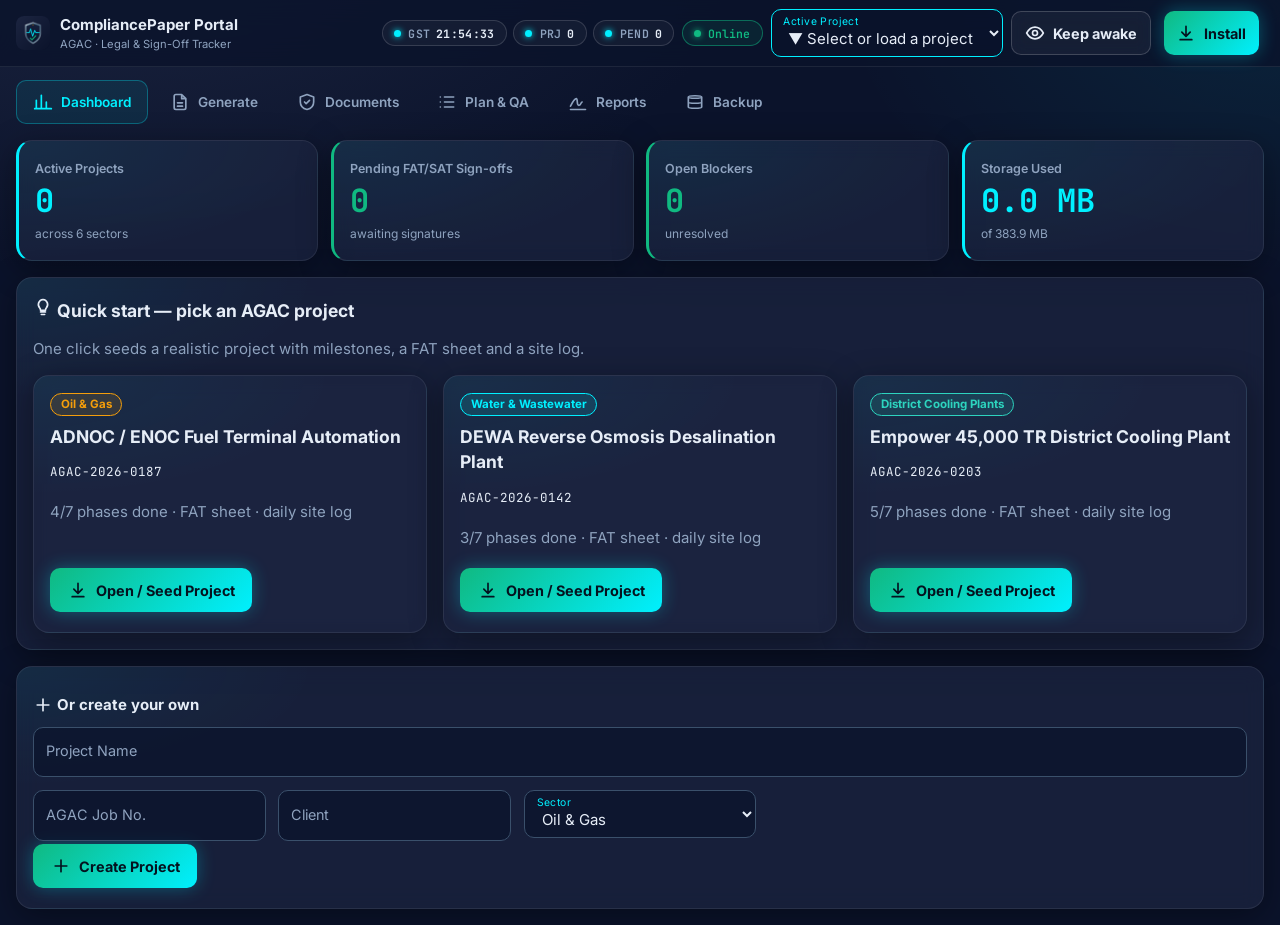
<file: index.html>
<!doctype html><html lang="en"><head><meta charset="utf-8"><meta name="viewport" content="width=device-width,initial-scale=1,viewport-fit=cover"><title>CompliancePaper Portal</title><meta name="theme-color" content="#0B132B"><meta name="mobile-web-app-capable" content="yes"><meta name="apple-mobile-web-app-capable" content="yes"><meta name="apple-mobile-web-app-status-bar-style" content="black-translucent"><link rel="manifest" href="manifest.webmanifest"><link rel="icon" href="favicon.ico"><link rel="apple-touch-icon" href="apple-touch-icon.png"><link rel="preconnect" href="https://fonts.googleapis.com"><link href="https://fonts.googleapis.com/css2?family=Inter:wght@400;600;700&family=JetBrains+Mono:wght@500;700&display=swap" rel="stylesheet"><link rel="stylesheet" href="css/styles.css"></head><body>
<header><div class="brand"><img src="icons/icon-72.png" alt="" width="34" height="34"><div><b>CompliancePaper Portal</b><small>AGAC · Legal &amp; Sign-Off Tracker</small></div></div><div class="hc"><div class="tel"><span class="cap"><i class="led"></i>GST <b id="t-gst">--:--:--</b></span><span class="cap"><i class="led"></i>PRJ <b id="t-prj">0</b></span><span class="cap"><i class="led"></i>PEND <b id="t-pend">0</b></span></div><span id="net" class="net on"><i class="led"></i>Online</span><div class="f up sel"><select id="ps" title="Active project"></select></div><button id="wl" class="btn s sm" title="Keep screen on"></button><button id="install" class="btn sm" hidden></button></div></header>
<nav id="nav"></nav><main id="view"></main><div id="printarea"></div><div id="toast" hidden></div>
<script src="js/db.js"></script><script src="js/templates.js"></script><script src="js/signature.js"></script><script src="js/app.js"></script></body></html>
</file>
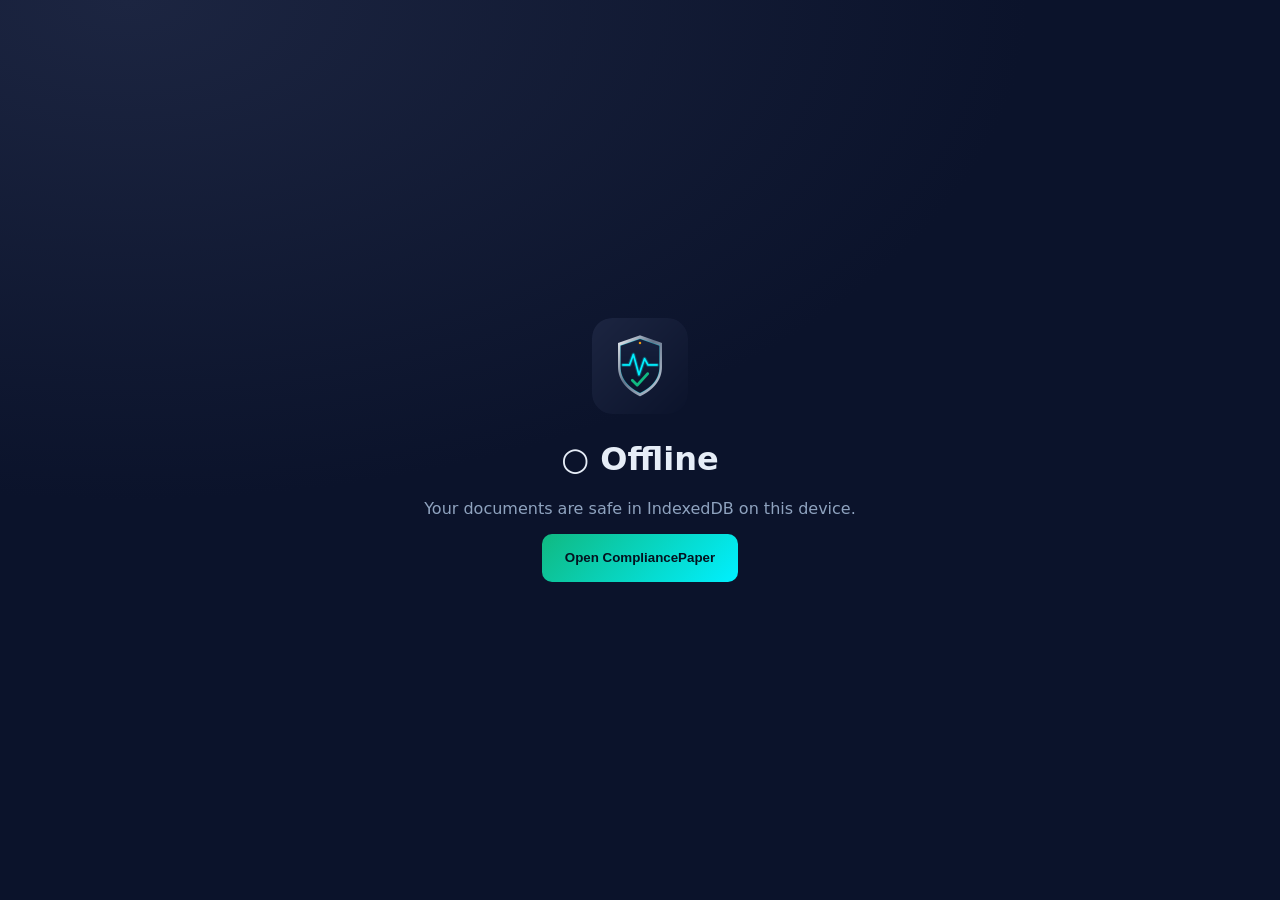
<file: offline.html>
<!doctype html><html lang="en"><meta charset="utf-8"><meta name="viewport" content="width=device-width,initial-scale=1,viewport-fit=cover"><title>Offline</title><meta name="theme-color" content="#0B132B"><body style="margin:0;min-height:100vh;display:grid;place-items:center;text-align:center;font-family:Inter,system-ui,sans-serif;color:#E6EDF7;background:radial-gradient(900px 500px at 10% 0,#1C2541,#0B132B);padding:env(safe-area-inset-top) env(safe-area-inset-right) env(safe-area-inset-bottom) env(safe-area-inset-left)"><div><img src="icons/icon-192.png" width="96" height="96" alt="" style="border-radius:20px"><h1>○ Offline</h1><p style="color:#8FA3BF">Your documents are safe in IndexedDB on this device.</p><button onclick="location.href='./index.html'" style="min-height:48px;padding:0 1.4rem;border:0;border-radius:10px;font-weight:700;background:linear-gradient(135deg,#10B981,#00F0FF);color:#04121f">Open CompliancePaper</button></div></body></html>
</file>
<file: css/styles.css>
:root{--bg:#0B132B;--bg2:#1C2541;--line:#3A506B;--cy:#00F0FF;--em:#10B981;--am:#F59E0B;--rd:#EF4444;--tx:#E6EDF7;--mu:#8FA3BF;--mono:'JetBrains Mono','Fira Code',ui-monospace,monospace;--sat:env(safe-area-inset-top,0px);--sab:env(safe-area-inset-bottom,0px);--sal:env(safe-area-inset-left,0px);--sar:env(safe-area-inset-right,0px)}
*{box-sizing:border-box}body{margin:0;min-height:100vh;font:15px/1.45 Inter,system-ui,sans-serif;color:var(--tx);background:radial-gradient(1100px 600px at 8% -10%,#1C2541,transparent 60%),radial-gradient(800px 500px at 100% 0,rgba(0,240,255,.08),transparent 55%),var(--bg);background-attachment:fixed;padding:0 var(--sar) 0 var(--sal)}
header{position:sticky;top:0;z-index:20;display:flex;justify-content:space-between;align-items:center;gap:.6rem;flex-wrap:wrap;padding:calc(.5rem + var(--sat)) 1rem .5rem max(1rem,env(titlebar-area-x,0px));min-height:env(titlebar-area-height,3.4rem);background:rgba(11,19,43,.8);backdrop-filter:blur(14px);border-bottom:1px solid rgba(255,255,255,.08)}
.brand{display:flex;gap:.6rem;align-items:center;app-region:drag}.brand small{display:block;color:var(--mu);font-size:.7rem}.brand img{border-radius:8px}.hc{display:flex;gap:.5rem;align-items:center;flex-wrap:wrap;app-region:no-drag}
.net{font:600 .72rem var(--mono);padding:.3rem .7rem;border-radius:99px;border:1px solid}.net.on{color:var(--em);border-color:rgba(16,185,129,.5);background:rgba(16,185,129,.1)}.net.off{color:var(--am);border-color:rgba(245,158,11,.5);background:rgba(245,158,11,.1)}
nav{display:flex;gap:.3rem;max-width:1100px;margin:.8rem auto 0;padding:0 1rem}nav button{display:flex;align-items:center;gap:.5rem;min-height:44px;min-width:44px;padding:0 1rem;border:1px solid transparent;border-radius:10px;background:none;color:var(--mu);font:600 .85rem Inter,sans-serif;cursor:pointer;transition:.15s}nav button:hover{color:var(--tx)}nav .on{color:var(--cy);background:rgba(0,240,255,.08);border-color:rgba(0,240,255,.3)}
main{max-width:1100px;margin:auto;padding:1rem}.ic{width:20px;height:20px;flex:none}h3{margin:.2rem 0 .6rem}
.card{background:radial-gradient(500px 200px at 0 0,rgba(0,240,255,.06),transparent 60%),rgba(28,37,65,.72);border:1px solid rgba(255,255,255,.08);border-radius:16px;padding:1rem;margin-bottom:1rem;box-shadow:0 8px 32px rgba(0,0,0,.37);backdrop-filter:blur(10px)}summary{cursor:pointer;font-weight:700;min-height:44px;display:flex;align-items:center}
.kpis{display:grid;grid-template-columns:repeat(auto-fit,minmax(190px,1fr));gap:.8rem;margin-bottom:1rem}.kpi{border-left:3px solid var(--k);margin:0}.kpi small{color:var(--mu);font-weight:600}.kpi b{display:block;font:700 2rem var(--mono);color:var(--k)}.kpi span{color:var(--mu);font-size:.75rem}
.grid{display:grid;grid-template-columns:repeat(auto-fit,minmax(230px,1fr));gap:.8rem}.mono{font-family:var(--mono)}
.btn{display:inline-flex;align-items:center;justify-content:center;gap:.5rem;min-height:44px;min-width:44px;padding:0 1.1rem;margin:.2rem .3rem .2rem 0;border:0;border-radius:10px;font:700 .9rem Inter,sans-serif;color:#04121f;background:linear-gradient(135deg,var(--em),var(--cy));box-shadow:0 0 18px rgba(0,240,255,.3);cursor:pointer;transition:.15s}.btn:hover{transform:translateY(-2px);box-shadow:0 6px 24px rgba(0,240,255,.45)}.btn:active{transform:translateY(1px) scale(.98);box-shadow:none}
.btn.s{background:rgba(255,255,255,.05);color:var(--tx);border:1px solid rgba(255,255,255,.18);box-shadow:none;backdrop-filter:blur(8px)}.btn.s:hover{border-color:var(--cy);box-shadow:0 0 14px rgba(0,240,255,.2)}.btn.d{background:none;color:#F87171;border:1px solid rgba(239,68,68,.5);box-shadow:none}.btn.d:hover{background:var(--rd);color:#fff}.btn.sm{padding:0 .8rem}.btn.on{border-color:var(--em);color:var(--em)}
.f{position:relative}.f input,.f select,.f textarea{width:100%;min-height:48px;padding:1.3rem .8rem .4rem;background:rgba(11,19,43,.7);border:1px solid var(--line);border-radius:10px;color:var(--tx);font:inherit;outline:0;transition:.15s}.f textarea{min-height:90px}.f select{padding-top:1.1rem}
.f label{position:absolute;left:.8rem;top:.9rem;color:var(--mu);font-size:.9rem;pointer-events:none;transition:.15s}.f input:focus+label,.f input:not(:placeholder-shown)+label,.f textarea:focus+label,.f textarea:not(:placeholder-shown)+label,.f.up label{top:.3rem;font-size:.65rem;color:var(--cy);letter-spacing:.04em}
.f input:focus,.f select:focus,.f textarea:focus{border-color:var(--cy);box-shadow:0 0 0 3px rgba(0,240,255,.2),0 0 16px rgba(0,240,255,.25)}.f input:not(:placeholder-shown):invalid,.was-validated input:invalid{border-color:var(--rd);box-shadow:0 0 0 3px rgba(239,68,68,.2)}.f input:not(:placeholder-shown):valid{border-color:rgba(16,185,129,.6)}.f input[type=date],.f input[name=jobNo]{font-family:var(--mono)}.f.sel{min-width:180px}
.sigbox{position:relative;height:130px;border:1px solid var(--line);border-radius:10px;background:#f8fafc;background-image:linear-gradient(#0a254033 1px,transparent 1px),linear-gradient(90deg,#0a254033 1px,transparent 1px);background-size:100% 50%,50% 100%;background-position:center}.sigbox canvas{position:absolute;inset:0;width:100%;height:100%;cursor:crosshair;touch-action:none}.sigbox span{position:absolute;left:10px;bottom:6px;font:.65rem var(--mono);color:#64748b;pointer-events:none}.sl{font-weight:700;font-size:.8rem;color:var(--mu)}
.tag{display:inline-block;padding:.12rem .6rem;border-radius:99px;font-size:.72rem;font-weight:700;color:var(--c);border:1px solid var(--c);background:color-mix(in srgb,var(--c) 12%,transparent)}.pill{background:rgba(16,185,129,.15);color:var(--em);border:1px solid rgba(16,185,129,.4);border-radius:99px;padding:.1rem .6rem;font:700 .7rem var(--mono)}.pill.w{color:var(--am);background:rgba(245,158,11,.12);border-color:rgba(245,158,11,.4)}
.row{display:flex;justify-content:space-between;align-items:center;gap:.6rem;flex-wrap:wrap;padding:.7rem 0;border-bottom:1px solid rgba(255,255,255,.07)}.row small{color:var(--mu)}.row small.mono{font-size:.72rem}.prog{height:6px;border-radius:3px;background:var(--bg);margin:.4rem 0;overflow:hidden;min-width:180px}.prog i{display:block;height:100%;background:linear-gradient(90deg,var(--em),var(--cy))}
.bar{height:12px;background:var(--bg);border-radius:6px;overflow:hidden}.bar i{display:block;height:100%;background:linear-gradient(90deg,var(--em),var(--cy))}
.skel{height:74px;border-radius:12px;margin:.6rem 0;background:linear-gradient(90deg,rgba(255,255,255,.04) 25%,rgba(255,255,255,.1) 50%,rgba(255,255,255,.04) 75%);background-size:200% 100%;animation:sh 1.4s infinite}@keyframes sh{to{background-position:-200% 0}}
.steps{display:grid;grid-template-columns:repeat(auto-fit,minmax(200px,1fr));gap:.8rem;margin:.8rem 0}.steps div{padding:.8rem;border:1px dashed var(--line);border-radius:12px}.steps b{color:var(--cy);font-family:var(--mono)}
.modal{position:fixed;inset:0;z-index:50;display:grid;place-items:end center;background:rgba(0,0,0,.6);padding:1rem calc(1rem + var(--sar)) calc(1rem + var(--sab)) calc(1rem + var(--sal))}.sheet{max-width:420px;width:100%;background:var(--bg2);border:1px solid var(--cy);border-radius:18px;padding:1.2rem;box-shadow:0 8px 32px #000a}
#toast{position:fixed;bottom:calc(1rem + var(--sab));left:50%;transform:translateX(-50%);z-index:40;background:var(--bg2);border:1px solid var(--cy);padding:.7rem 1rem;border-radius:12px;box-shadow:0 8px 32px #000a;max-width:92vw}
#printarea{display:none}.doc{background:#fff;color:#000;padding:2rem;font:13px Georgia,serif}.doc h1{font-size:18px;border-bottom:2px solid #0A2540}.doc h3{font-size:14px;margin:12px 0 2px}.doc p{margin:3px 0;text-align:justify}.doc img{height:60px}.doc .fine{font-size:10px;color:#555;margin-top:14px}.sigs{display:grid;grid-template-columns:1fr 1fr;gap:1rem;margin-top:1rem}
@media(max-width:767px){nav{position:fixed;left:0;right:0;bottom:0;z-index:30;margin:0;gap:0;display:grid;grid-template-columns:repeat(6,1fr);padding:.3rem calc(.3rem + var(--sar)) calc(.3rem + var(--sab)) calc(.3rem + var(--sal));background:rgba(11,19,43,.92);backdrop-filter:blur(16px);border-top:1px solid rgba(255,255,255,.1)}nav button{flex-direction:column;gap:2px;font-size:.6rem;padding:.3rem 0;min-width:0}main{padding-bottom:calc(6rem + var(--sab))}#toast{bottom:calc(5.6rem + var(--sab))}.hc{width:100%}.hc .f.sel{flex:1}}
@media print{body>*:not(#printarea){display:none!important}#printarea{display:block}body{background:#fff}}
.tel{font:600 .72rem var(--mono);color:var(--mu);letter-spacing:.03em}@media(max-width:600px){.tel{display:none}}
@media(max-width:767px){nav button{position:relative}nav .on::before{content:'';position:absolute;top:-4px;left:25%;right:25%;height:3px;border-radius:3px;background:var(--cy);box-shadow:0 0 10px var(--cy)}}
main{max-width:1400px;margin:0 auto;min-height:calc(100vh - 120px)}nav{max-width:1400px}.mu{color:var(--mu)}.dim{opacity:.6}
.grid3{display:grid;grid-template-columns:repeat(auto-fit,minmax(280px,1fr));gap:1rem}.grid2{display:grid;grid-template-columns:repeat(auto-fit,minmax(340px,1fr));gap:1rem}.grid3 .card,.grid2 .card{margin:0}.grid2{margin-bottom:1rem}
.sc,.tpl{display:flex;flex-direction:column;gap:.3rem;transition:.15s}.sc:hover,.tpl:hover{transform:translateY(-2px);border-color:rgba(0,240,255,.4)}.sc .btn{align-self:flex-start;margin-top:auto}.tpl h3{font-size:1rem}.tpl p{font-size:.8rem;line-height:1.4}
.banner{display:flex;align-items:center;gap:.8rem;flex-wrap:wrap;border-color:rgba(0,240,255,.35)}.banner span{flex:1;min-width:200px}
.tw{overflow-x:auto}.tb{width:100%;border-collapse:collapse}.tb th{text-align:left;color:var(--mu);font-size:.7rem;text-transform:uppercase;letter-spacing:.06em;padding:.5rem}.tb td{padding:.6rem .5rem;border-top:1px solid rgba(255,255,255,.07)}.tb tr.cur{background:rgba(0,240,255,.05)}.tb td.act{white-space:nowrap;text-align:right}
.empty{display:grid;place-items:center;text-align:center;gap:.3rem;min-height:38vh}.empty .ic{width:44px;height:44px;color:var(--cy)}
.tl{display:grid;grid-template-columns:repeat(auto-fit,minmax(150px,1fr));gap:.6rem}.st{padding:.8rem;border:1px dashed var(--line);border-radius:12px;opacity:.75}.st b{display:inline-grid;place-items:center;width:28px;height:28px;border-radius:50%;border:1px solid var(--line);font:700 .8rem var(--mono);margin-right:.4rem;color:var(--mu)}
.f.glow select{border-color:var(--cy);animation:gl 1.8s infinite}@keyframes gl{0%,100%{box-shadow:0 0 0 2px rgba(0,240,255,.4),0 0 18px rgba(0,240,255,.55)}50%{box-shadow:0 0 0 2px rgba(0,240,255,.1),0 0 6px rgba(0,240,255,.15)}}
.btn:disabled{opacity:.4;pointer-events:none}.tw+*{margin-top:0}
.tel{display:flex;gap:.4rem}.cap{display:inline-flex;align-items:center;font:600 .72rem var(--mono);padding:.3rem .7rem;border-radius:99px;border:1px solid rgba(255,255,255,.14);background:rgba(255,255,255,.04);color:var(--mu)}.cap b{color:var(--tx);margin-left:.35rem}.cap .led{color:var(--cy)}.cap.w{border-color:rgba(245,158,11,.5);background:rgba(245,158,11,.1)}.cap.w .led,.cap.w b{color:var(--am)}
.led{display:inline-block;width:7px;height:7px;border-radius:50%;background:currentColor;box-shadow:0 0 6px currentColor;margin-right:.45rem}.net{display:inline-flex;align-items:center}
.f.wide{grid-column:1/-1}
.sigbox{--m:#6B84A6;background-color:#DCE5F0;background-image:linear-gradient(var(--m),var(--m)),linear-gradient(var(--m),var(--m)),linear-gradient(var(--m),var(--m)),linear-gradient(var(--m),var(--m)),linear-gradient(var(--m),var(--m)),linear-gradient(var(--m),var(--m)),linear-gradient(var(--m),var(--m)),linear-gradient(var(--m),var(--m)),linear-gradient(rgba(10,37,64,.07) 1px,transparent 1px),linear-gradient(90deg,rgba(10,37,64,.07) 1px,transparent 1px);background-position:left 8px top 8px,left 8px top 8px,right 8px top 8px,right 8px top 8px,left 8px bottom 8px,left 8px bottom 8px,right 8px bottom 8px,right 8px bottom 8px,0 0,0 0;background-size:16px 1px,1px 16px,16px 1px,1px 16px,16px 1px,1px 16px,16px 1px,1px 16px,20px 20px,20px 20px;background-repeat:no-repeat,no-repeat,no-repeat,no-repeat,no-repeat,no-repeat,no-repeat,no-repeat,repeat,repeat;border-color:#4A6382}.sigbox span{color:#4A6382}
.cols2{display:grid;grid-template-columns:minmax(0,1fr) minmax(0,1fr);gap:1rem;align-items:start}@media(max-width:900px){.cols2{grid-template-columns:1fr}}.cols2 .card{margin:0}
.ms{display:flex;align-items:center;gap:.8rem;min-height:44px;padding:.25rem 0;cursor:pointer;position:relative}.ms input{position:absolute;opacity:0;width:100%;height:100%;left:0;cursor:pointer}.dot{flex:none;display:grid;place-items:center;width:28px;height:28px;border-radius:50%;border:2px solid var(--line);background:var(--bg);font:700 .75rem var(--mono);color:var(--mu);position:relative;z-index:1}.dot .ic{width:15px;height:15px}.ms.done .dot{background:var(--em);border-color:var(--em);color:#04121f}.ms:focus-within .dot{box-shadow:0 0 0 3px rgba(0,240,255,.35)}
.tlv{position:relative;margin-top:.6rem}.tlv::before{content:'';position:absolute;left:13px;top:26px;bottom:26px;width:2px;background:linear-gradient(var(--em) var(--p),var(--line) var(--p))}.tlv .ms{padding:.65rem 0}.qh{display:flex;justify-content:space-between;align-items:center;margin:1rem 0 .2rem}
main{display:flex;flex-direction:column;gap:1rem}main>.card,main>.grid2,main>.kpis,main>details{margin:0}main>.card:last-child:not(.kpi):not(.banner),main>.grid2:last-child{flex:1 1 auto}main>.kpis{flex:none}.card:has(>.empty){display:flex;flex-direction:column}.card>.empty{flex:1}
.doc{font:10.5pt/1.45 Inter,Arial,sans-serif;color:#1e293b;background:#fff;padding:0;-webkit-print-color-adjust:exact;print-color-adjust:exact}
.doc table.pt{width:100%;border-collapse:collapse}.doc table.pt>thead td,.doc table.pt>tbody>tr>td{border:0;padding:0}.ph{display:flex;justify-content:space-between;align-items:flex-start;gap:12px;border-bottom:2px solid #0B132B;padding-bottom:8px;margin-bottom:10px}.pl{display:flex;gap:10px;align-items:center;font-size:11pt;color:#0B132B}
.meta{width:auto!important;border-collapse:collapse;font-size:8.5pt}.meta th,.meta td{border:1px solid #94a3b8!important;padding:2px 8px!important;text-align:left}.meta th{background:#e2e8f0;font-weight:600}
.doc h1{font-size:15pt;color:#0B132B;border:0;margin:6px 0 2px}.doc .sub{color:#475569;font-size:9.5pt;margin:0 0 8px}.doc p{margin:0 0 6px;text-align:justify}.doc u{text-decoration:none;border-bottom:1px solid #475569}
.doc .sigs{display:grid;grid-template-columns:1fr 1fr;gap:0;border:1px solid #64748b;margin-top:14px;break-inside:avoid}.sg{padding:8px;border:1px solid #64748b;font-size:9pt}.sg small{display:block;color:#475569}.box{position:relative;height:62px;border:1px dashed #64748b;margin:6px 0}.box::before{content:'Signature / Stamp';position:absolute;top:2px;left:4px;font-size:6.5pt;color:#94a3b8}.doc .box img{position:absolute;inset:0;width:100%;height:100%;object-fit:contain}.ln{font-size:8.5pt;margin-top:3px}
.pf{position:fixed;bottom:-12mm;left:0;right:0;font-size:8pt;color:#475569;border-top:1px solid #cbd5e1;padding-top:3px}

@media print{html,body{background:#fff!important;padding:0!important}#printarea .doc{display:block}}
@media print{#printarea{box-sizing:border-box;width:100%;margin:0;padding:0;color:#0f172a;background:#ffffff;-webkit-print-color-adjust:exact;print-color-adjust:exact}#printarea *{-webkit-print-color-adjust:exact;print-color-adjust:exact}}
.doc{font:9.25pt/1.38 Inter,Arial,sans-serif;color:#0f172a}
.doc p,.doc p.cl{margin:0 0 4px;text-align:justify}.doc h1{font-size:13pt;margin:4px 0 1px}.doc .sub{font-size:8.5pt;margin:0 0 5px}.doc .fine{font-size:7pt;margin-top:5px}
.ph{border-bottom:1.5px solid #0f172a;padding-bottom:6px;margin-bottom:8px}.pl{font-size:10.5pt}.pl svg{height:38px;width:auto;flex:none}
.meta{border:1px solid #94a3b8;background:#f8fafc;font-size:8pt}.meta th,.meta td{border:1px solid #94a3b8!important;padding:3px 6px!important;background:#f8fafc}.meta th{font-weight:700;color:#334155}
.sig-grid,.print-signatures{page-break-inside:avoid!important;break-inside:avoid!important;margin-top:8px!important}.sg{padding:6px 8px;font-size:8.5pt;break-inside:avoid}.print-sig-box{height:75px!important;margin:4px 0}.ln{font-size:8pt;margin-top:2px}
.pf{position:fixed;bottom:-11mm;left:0;right:30mm;font-size:7pt;text-transform:uppercase;letter-spacing:.02em;color:#64748b;border-top:1px solid #cbd5e1;padding-top:2px}
@media print{
@page{size:A4 portrait;margin:0}
html,body{margin:0!important;padding:0!important;background:#ffffff!important;color:#0f172a!important;width:210mm!important}
header,nav,main,#toast,.modal{display:none!important}
#printarea{display:block!important;margin:0!important;padding:0!important;width:210mm!important;max-width:210mm!important;background:#ffffff!important;overflow:visible!important}
.print-sheet{box-sizing:border-box!important;width:210mm!important;max-width:210mm!important;padding:0 16mm!important;margin:0 auto!important;background:#ffffff!important;color:#0f172a!important;-webkit-print-color-adjust:exact!important;print-color-adjust:exact!important;page-break-after:always}
.print-sheet:last-child{page-break-after:auto}
.print-sheet.flow{padding:14mm 16mm 12mm 16mm!important}
.print-sheet table.print-container{width:100%!important;border-collapse:collapse!important}
.print-container thead{display:table-header-group}.print-container tfoot{display:table-footer-group}
.print-container>thead>tr>td{padding:14mm 0 0 0!important}.print-container>tfoot>tr>td{padding:0 0 12mm 0!important}
.doc{font-size:8.5pt;line-height:1.35;color:#334155}
.doc p,.doc p.cl{font-size:8.5pt;line-height:1.35;margin:0 0 3px;color:#334155;text-align:justify}
.doc p.cl b,.doc p.cl u{color:#0f172a;font-weight:700;text-decoration:none;border:0}
.doc h1{font-size:14pt;font-weight:700;letter-spacing:-.01em;color:#0f172a;margin:12px 0 6px 0;border:0;text-align:left}
.doc .fine{font-size:6.5pt;margin:4px 0}
.ph{display:flex;justify-content:space-between;align-items:flex-start;gap:12px;padding-bottom:8px;margin:0;border-bottom:2px solid #0f172a}
.pl{display:block;max-width:none;font-size:inherit}.pl img.logo{height:38px;width:auto;max-height:none;display:block;margin-bottom:4px}.co{font-size:7pt;font-weight:700;color:#475569}.web{font-size:6.5pt;color:#64748b}
.mtx{display:grid;grid-template-columns:1fr 1fr;width:240px;max-width:240px;flex:none;border:1px solid #cbd5e1;border-radius:4px;overflow:hidden;font-size:7pt;background:#fff}
.mc{display:flex;flex-direction:column;border-right:1px solid #e2e8f0;border-bottom:1px solid #e2e8f0;min-width:0}.mc:nth-child(2n){border-right:0}.mc:nth-last-child(-n+2){border-bottom:0}
.mc b{background:#f1f5f9;padding:2px 6px;font-size:6.5pt;font-weight:700;color:#475569}.mc span{padding:2px 6px;color:#0f172a;word-break:break-word}
.doc .sigs{display:grid;grid-template-columns:1fr 1fr;gap:6px;border:0;margin-top:6px!important;break-inside:avoid!important;page-break-inside:avoid!important}
.sg{border:1px solid #cbd5e1!important;background:#fafafa;padding:6px 8px!important;border-radius:4px;break-inside:avoid;font-size:inherit}
.rh{font-size:7.5pt;font-weight:700;color:#0f172a;letter-spacing:.02em}.sigarea{position:relative;height:48px!important;background:transparent;margin:2px 0}.doc .sigarea img{position:absolute;inset:0;width:100%;height:100%;object-fit:contain}
.sline{border-bottom:1px solid #94a3b8;margin:4px 0}.sm{font-size:6.5pt;color:#64748b;line-height:1.5}
.pf{position:static!important;margin-top:4px;padding-top:3px;text-align:center;font-size:6.5pt;letter-spacing:.08em;text-transform:uppercase;color:#64748b;border-top:1px solid #cbd5e1}
}
@media print{.ph{border-bottom:0!important;padding-bottom:0!important}.hrule{margin-top:6px;border-top:2px solid #0f172a}}
</file>
